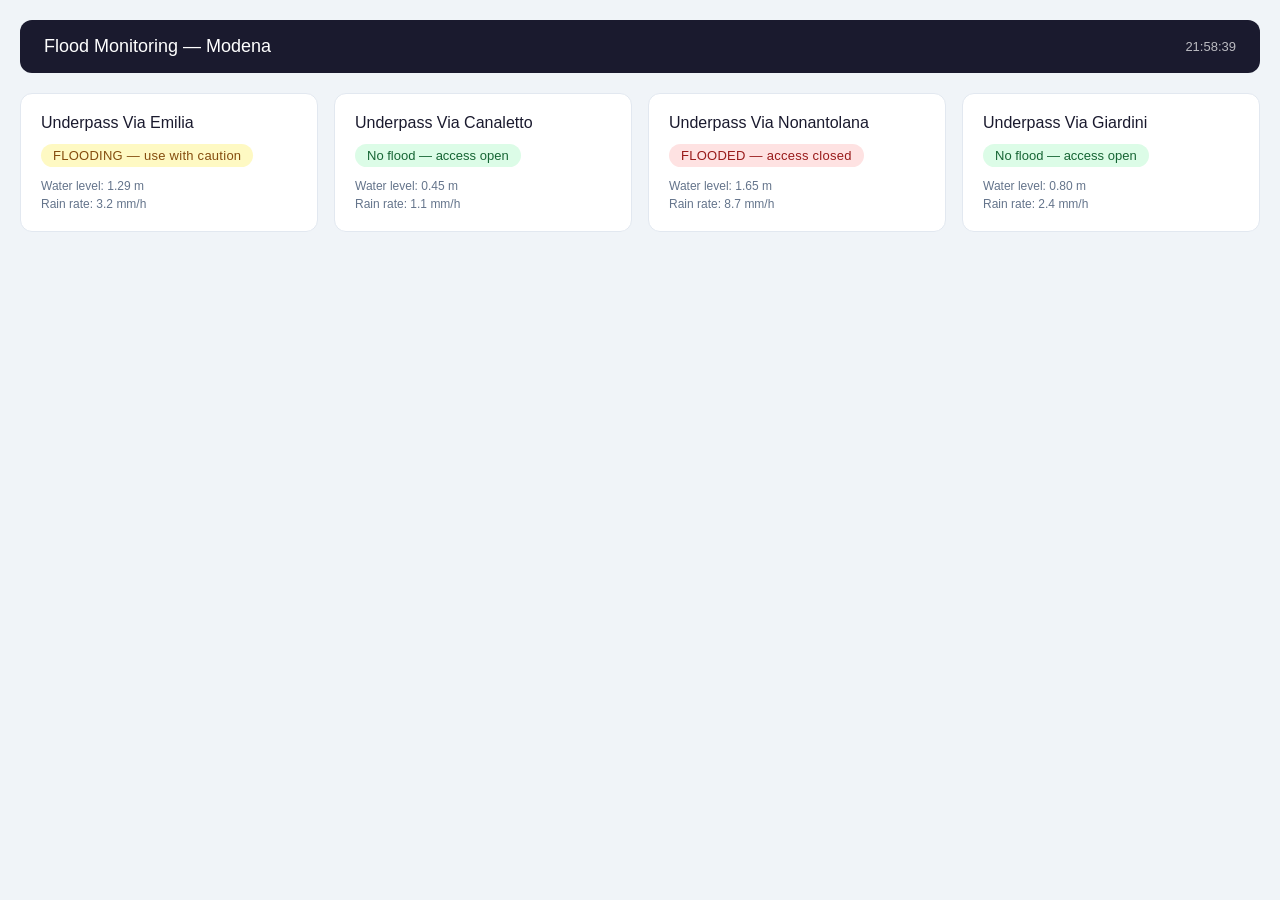
<file: index.html>
<!DOCTYPE html>
<html lang="en">
<head>
  <meta charset="UTF-8" />
  <meta name="viewport" content="width=device-width, initial-scale=1.0"/>
  <title>Flood Monitoring — Overview</title>
  <link rel="stylesheet" href="style.css" />
</head>
<body>

  <header>
    <h1>Flood Monitoring — Modena</h1>
    <span id="timestamp">--:--:--</span>
  </header>

  <main>
    <section class="overview-grid" id="overview-grid">
      <!-- underpass cards injected by JS -->
    </section>
  </main>

  <script src="overview.js"></script>
</body>
</html>
</file>
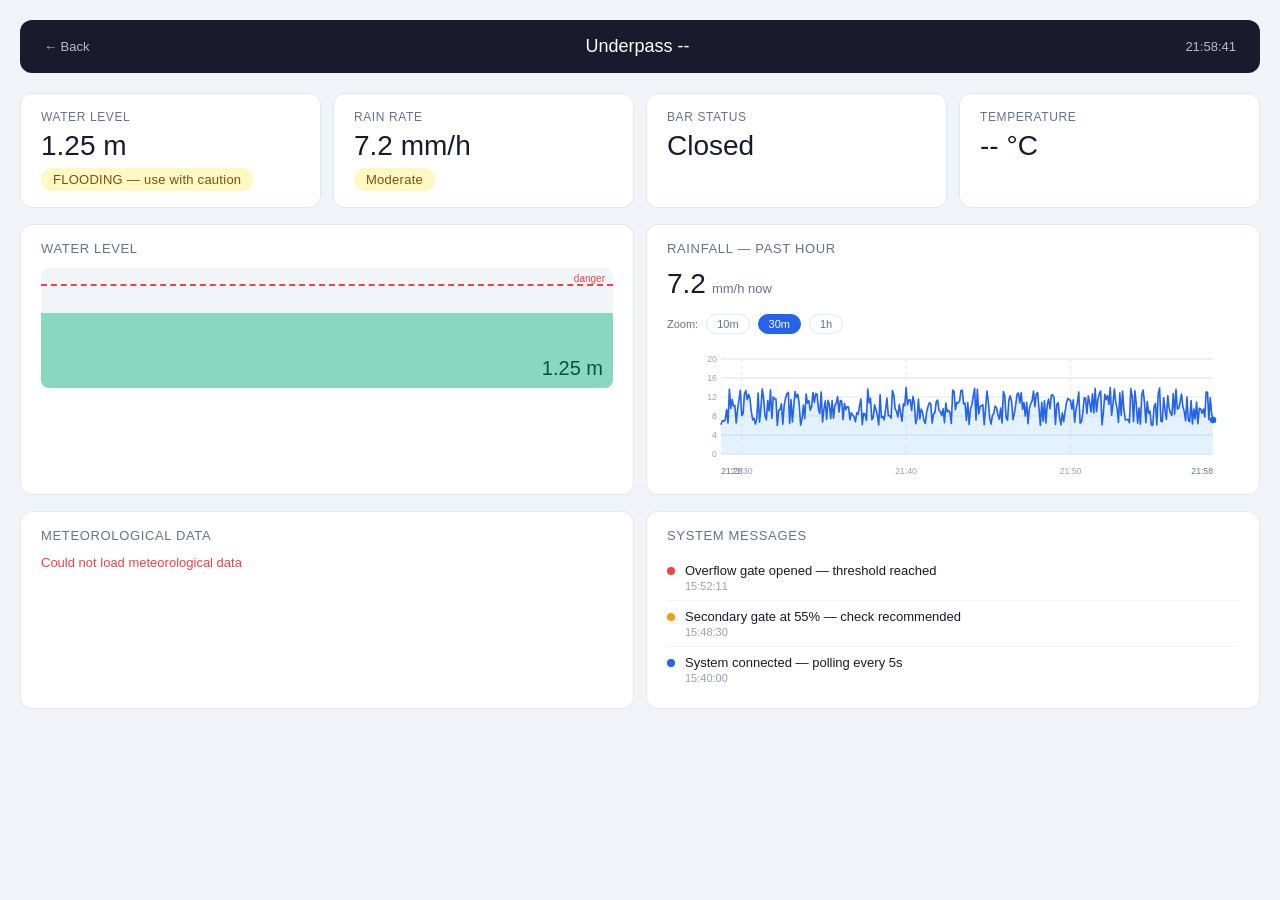
<file: underpass.html>
<!DOCTYPE html>
<html lang="en">
<head>
  <meta charset="UTF-8" />
  <meta name="viewport" content="width=device-width, initial-scale=1.0"/>
  <title>Underpass Detail</title>
  <link rel="stylesheet" href="style.css" />
</head>
<body>

  <header>
    <a href="index.html" class="back-btn">← Back</a>
    <h1 id="underpass-title">Underpass --</h1>
    <span id="timestamp">--:--:--</span>
  </header>

  <main>
    <section class="metrics">
      <div class="card metric">
        <p class="label">Water Level</p>
        <p class="value"><span id="water-level">--</span> m</p>
        <p class="status" id="water-status">--</p>
      </div>
      <div class="card metric">
        <p class="label">Rain Rate</p>
        <p class="value"><span id="rain-rate">--</span> mm/h</p>
        <p class="status" id="rain-status">--</p>
      </div>
      <div class="card metric">
        <p class="label">Bar Status</p>
        <p class="value" id="bar-status">--</p>
      </div>
      <div class="card metric">
        <p class="label">Temperature</p>
        <p class="value"><span id="temperature">--</span> °C</p>
      </div>
    </section>

    <section class="charts">
      <div class="card">
        <h2>Water Level</h2>
        <div id="water-gauge"></div>
      </div>
      <div class="card">
        <h2>Rainfall — past hour</h2>
        <div id="rain-chart"></div>
      </div>
    </section>

    <section class="bottom">
      <div class="card">
        <h2>Meteorological Data</h2>
        <div id="meteo-data"></div>
      </div>
      <div class="card">
        <h2>System Messages</h2>
        <div id="messages"></div>
      </div>
    </section>
  </main>

  <script src="script.js"></script>
</body>
</html>
</file>
<file: style.css>
* {
  box-sizing: border-box;
  margin: 0;
  padding: 0;
}

body {
  font-family: 'Segoe UI', sans-serif;
  background: #f0f4f8;
  color: #1a1a2e;
  min-height: 100vh;
  padding: 20px;
}

/* HEADER */
header {
  display: flex;
  justify-content: space-between;
  align-items: center;
  background: #1a1a2e;
  color: white;
  padding: 16px 24px;
  border-radius: 12px;
  margin-bottom: 20px;
}

header h1 {
  font-size: 18px;
  font-weight: 500;
}

#timestamp {
  font-size: 13px;
  opacity: 0.7;
}

/* CARDS */
.card {
  background: white;
  border-radius: 12px;
  padding: 16px 20px;
  border: 1px solid #e2e8f0;
}

.card h2 {
  font-size: 13px;
  font-weight: 500;
  text-transform: uppercase;
  letter-spacing: 0.05em;
  color: #64748b;
  margin-bottom: 12px;
}

/* METRICS ROW */
.metrics {
  display: grid;
  grid-template-columns: repeat(4, 1fr);
  gap: 12px;
  margin-bottom: 16px;
}

.metric .label {
  font-size: 12px;
  color: #64748b;
  text-transform: uppercase;
  letter-spacing: 0.05em;
  margin-bottom: 6px;
}

.metric .value {
  font-size: 28px;
  font-weight: 500;
  color: #1a1a2e;
  margin-bottom: 6px;
}

.metric .status {
  font-size: 12px;
  font-weight: 500;
  padding: 3px 10px;
  border-radius: 999px;
  width: fit-content;
}

.status.ok { background: #dcfce7; color: #166534; }
.status.warn { background: #fef9c3; color: #854d0e; }
.status.alert { background: #fee2e2; color: #991b1b; }

/* CHARTS ROW */
.charts {
  display: grid;
  grid-template-columns: 1fr 1fr;
  gap: 12px;
  margin-bottom: 16px;
}

/* BOTTOM ROW */
.bottom {
  display: grid;
  grid-template-columns: 1fr 1fr;
  gap: 12px;
}

/* WATER GAUGE */
#water-gauge {
  position: relative;
  height: 120px;
  background: #f1f5f9;
  border-radius: 8px;
  overflow: hidden;
}

.water-fill {
  position: absolute;
  bottom: 0;
  left: 0;
  right: 0;
  background: #5DCAA5;
  opacity: 0.7;
  transition: height 1s ease;
}

.water-level-label {
  position: absolute;
  bottom: 8px;
  right: 10px;
  font-size: 20px;
  font-weight: 500;
  color: #085041;
}

.danger-line {
  position: absolute;
  left: 0;
  right: 0;
  border-top: 2px dashed #ef4444;
}

.danger-label {
  position: absolute;
  right: 8px;
  font-size: 10px;
  color: #ef4444;
  font-weight: 500;
}

/* RAIN CHART */
#rain-chart {
  display: flex;
  flex-direction: column;
  gap: 6px;
}

.rain-bars-container {
  display: flex;
  align-items: flex-end;
  gap: 4px;
  height: 80px;
}

.rain-bar {
  flex: 1;
  border-radius: 3px 3px 0 0;
  background: #93c5fd;
  transition: height 0.3s ease;
}

.rain-bar.active {
  background: #2563eb;
}

.rain-time-labels {
  display: flex;
  gap: 4px;
}

.rain-time-labels span {
  flex: 1;
  text-align: center;
  font-size: 10px;
  color: #94a3b8;
}

/* METEO */
.meteo-grid {
  display: grid;
  grid-template-columns: 1fr 1fr;
  gap: 8px;
}

.meteo-item {
  background: #f8fafc;
  border-radius: 8px;
  padding: 10px 12px;
}

.meteo-item .key {
  font-size: 11px;
  color: #94a3b8;
  margin-bottom: 2px;
}

.meteo-item .val {
  font-size: 16px;
  font-weight: 500;
  color: #1a1a2e;
}

/* MESSAGES */
.message {
  display: flex;
  align-items: flex-start;
  gap: 10px;
  padding: 8px 0;
  border-bottom: 1px solid #f1f5f9;
  font-size: 13px;
}

.message:last-child {
  border-bottom: none;
}

.msg-dot {
  width: 8px;
  height: 8px;
  border-radius: 50%;
  margin-top: 4px;
  flex-shrink: 0;
}

.msg-dot.info { background: #2563eb; }
.msg-dot.warn { background: #f59e0b; }
.msg-dot.alert { background: #ef4444; }

.msg-time {
  font-size: 11px;
  color: #94a3b8;
  margin-top: 2px;
}

/* FLOOD STATUS BADGE */
.status.alert {
  font-size: 13px;
  padding: 4px 12px;
  letter-spacing: 0.02em;
}

.status.warn {
  font-size: 13px;
  padding: 4px 12px;
  letter-spacing: 0.02em;
}

/* OVERVIEW PAGE */
.overview-grid {
  display: grid;
  grid-template-columns: repeat(auto-fill, minmax(280px, 1fr));
  gap: 16px;
}

.underpass-card {
  background: white;
  border-radius: 12px;
  border: 1px solid #e2e8f0;
  padding: 20px;
  cursor: pointer;
  transition: transform 0.15s ease, box-shadow 0.15s ease;
  text-decoration: none;
  display: block;
  color: inherit;
}

.underpass-card:hover {
  transform: translateY(-2px);
  box-shadow: 0 4px 16px rgba(0,0,0,0.08);
}

.underpass-card h2 {
  font-size: 16px;
  font-weight: 500;
  color: #1a1a2e;
  margin-bottom: 12px;
  text-transform: none;
  letter-spacing: 0;
}

.underpass-card .flood-status {
  display: inline-block;
  font-size: 13px;
  font-weight: 500;
  padding: 4px 12px;
  border-radius: 999px;
  margin-bottom: 12px;
}

.underpass-card .meta {
  font-size: 12px;
  color: #64748b;
  display: flex;
  flex-direction: column;
  gap: 4px;
}

/* BACK BUTTON */
.back-btn {
  font-size: 13px;
  color: white;
  opacity: 0.7;
  text-decoration: none;
  transition: opacity 0.15s;
}

.back-btn:hover {
  opacity: 1;
}

/* ZOOM BUTTONS */
.zoom-btn {
  font-size: 11px;
  padding: 3px 10px;
  border-radius: 999px;
  border: 1px solid #e2e8f0;
  background: white;
  color: #64748b;
  cursor: pointer;
  transition: all 0.15s;
}

.zoom-btn:hover {
  border-color: #2563eb;
  color: #2563eb;
}

.zoom-btn.zoom-active {
  background: #2563eb;
  color: white;
  border-color: #2563eb;
}
</file>
